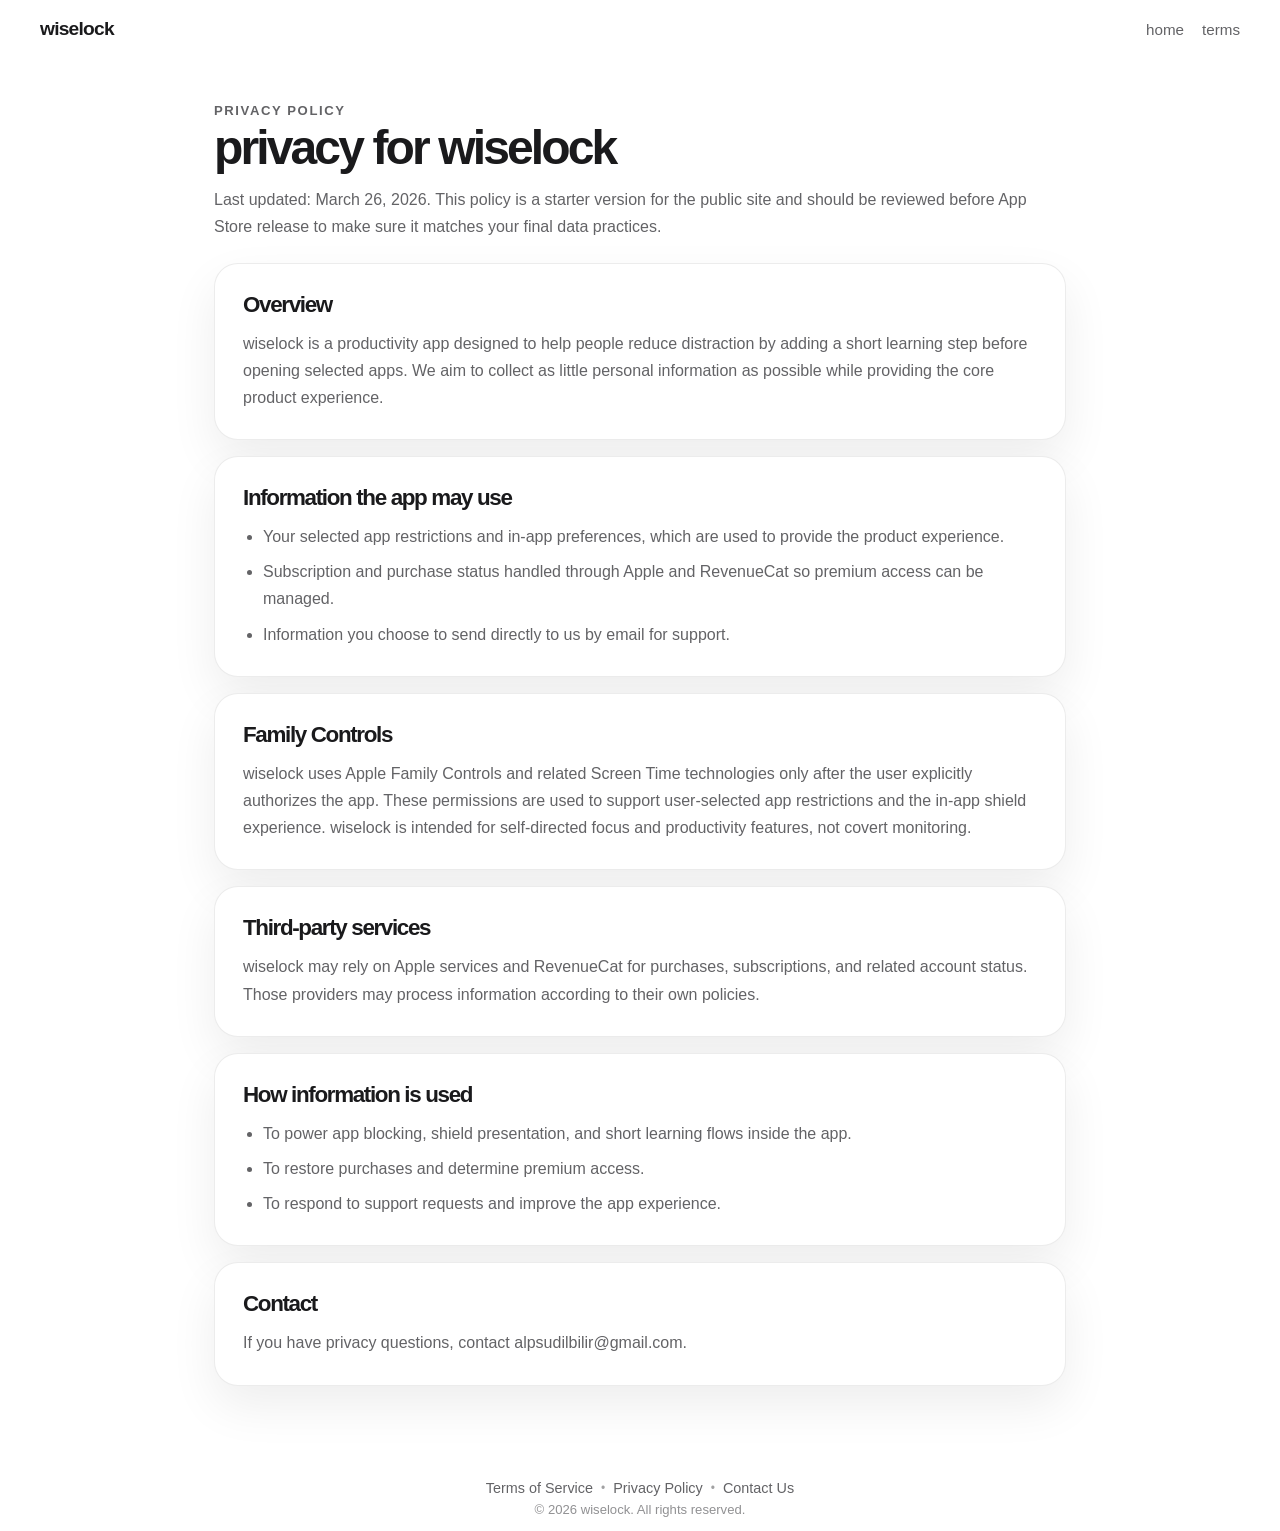
<file: privacy/index.html>
<!DOCTYPE html>
<html lang="en">
<head>
  <meta charset="UTF-8">
  <meta name="viewport" content="width=device-width, initial-scale=1.0">
  <title>wiselock privacy</title>
  <meta name="description" content="Privacy policy for wiselock.">
  <link rel="icon" type="image/png" sizes="32x32" href="/favicon-32.png">
  <link rel="icon" type="image/png" sizes="180x180" href="/favicon.png">
  <link rel="apple-touch-icon" href="/favicon.png">
  <link rel="stylesheet" href="/styles.css">
</head>
<body>
  <div class="site-shell">
    <header class="site-header">
      <a class="brand" href="/">wiselock</a>
      <nav class="site-nav" aria-label="Primary">
        <a href="/">home</a>
        <a href="/terms/">terms</a>
      </nav>
    </header>

    <main class="legal-shell">
      <div class="legal-header">
        <p class="eyebrow">privacy policy</p>
        <h1>privacy for wiselock</h1>
        <p>
          Last updated: March 26, 2026. This policy is a starter version for the public site and should
          be reviewed before App Store release to make sure it matches your final data practices.
        </p>
      </div>

      <section class="legal-card">
        <h2>Overview</h2>
        <p class="legal-copy">
          wiselock is a productivity app designed to help people reduce distraction by adding a short
          learning step before opening selected apps. We aim to collect as little personal information
          as possible while providing the core product experience.
        </p>
      </section>

      <section class="legal-card">
        <h2>Information the app may use</h2>
        <ul class="legal-list">
          <li>Your selected app restrictions and in-app preferences, which are used to provide the product experience.</li>
          <li>Subscription and purchase status handled through Apple and RevenueCat so premium access can be managed.</li>
          <li>Information you choose to send directly to us by email for support.</li>
        </ul>
      </section>

      <section class="legal-card">
        <h2>Family Controls</h2>
        <p class="legal-copy">
          wiselock uses Apple Family Controls and related Screen Time technologies only after the user
          explicitly authorizes the app. These permissions are used to support user-selected app
          restrictions and the in-app shield experience. wiselock is intended for self-directed focus
          and productivity features, not covert monitoring.
        </p>
      </section>

      <section class="legal-card">
        <h2>Third-party services</h2>
        <p class="legal-copy">
          wiselock may rely on Apple services and RevenueCat for purchases, subscriptions, and related
          account status. Those providers may process information according to their own policies.
        </p>
      </section>

      <section class="legal-card">
        <h2>How information is used</h2>
        <ul class="legal-list">
          <li>To power app blocking, shield presentation, and short learning flows inside the app.</li>
          <li>To restore purchases and determine premium access.</li>
          <li>To respond to support requests and improve the app experience.</li>
        </ul>
      </section>

      <section class="legal-card">
        <h2>Contact</h2>
        <p class="legal-copy">
          If you have privacy questions, contact
          <a href="mailto:alpsudilbilir@gmail.com">alpsudilbilir@gmail.com</a>.
        </p>
      </section>
    </main>

    <footer class="site-footer site-footer--centered">
      <div class="footer-inner">
        <nav class="footer-links" aria-label="Footer">
          <a href="/terms/">Terms of Service</a>
          <span class="footer-dot">•</span>
          <a href="/privacy/">Privacy Policy</a>
          <span class="footer-dot">•</span>
          <a href="mailto:alpsudilbilir@gmail.com?subject=wiselock%20support">Contact Us</a>
        </nav>
        <p class="footer-legal">© 2026 wiselock. All rights reserved.</p>
      </div>
    </footer>
  </div>
</body>
</html>
</file>
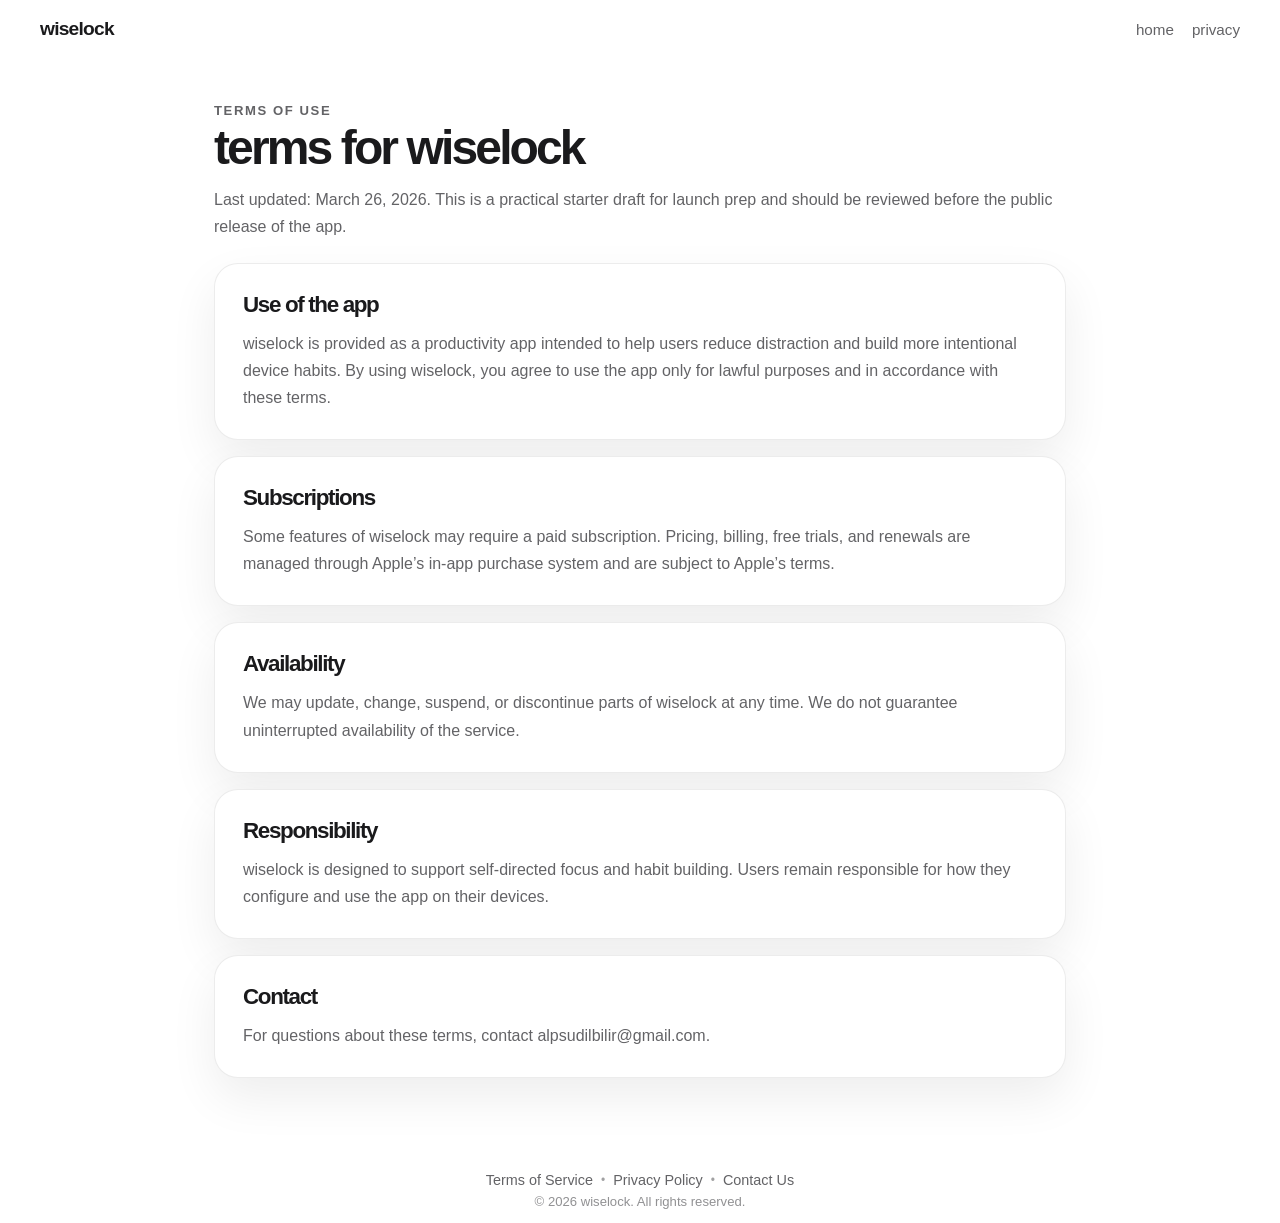
<file: terms/index.html>
<!DOCTYPE html>
<html lang="en">
<head>
  <meta charset="UTF-8">
  <meta name="viewport" content="width=device-width, initial-scale=1.0">
  <title>wiselock terms</title>
  <meta name="description" content="Terms of use for wiselock.">
  <link rel="icon" type="image/png" sizes="32x32" href="/favicon-32.png">
  <link rel="icon" type="image/png" sizes="180x180" href="/favicon.png">
  <link rel="apple-touch-icon" href="/favicon.png">
  <link rel="stylesheet" href="/styles.css">
</head>
<body>
  <div class="site-shell">
    <header class="site-header">
      <a class="brand" href="/">wiselock</a>
      <nav class="site-nav" aria-label="Primary">
        <a href="/">home</a>
        <a href="/privacy/">privacy</a>
      </nav>
    </header>

    <main class="legal-shell">
      <div class="legal-header">
        <p class="eyebrow">terms of use</p>
        <h1>terms for wiselock</h1>
        <p>
          Last updated: March 26, 2026. This is a practical starter draft for launch prep and should be
          reviewed before the public release of the app.
        </p>
      </div>

      <section class="legal-card">
        <h2>Use of the app</h2>
        <p class="legal-copy">
          wiselock is provided as a productivity app intended to help users reduce distraction and build
          more intentional device habits. By using wiselock, you agree to use the app only for lawful
          purposes and in accordance with these terms.
        </p>
      </section>

      <section class="legal-card">
        <h2>Subscriptions</h2>
        <p class="legal-copy">
          Some features of wiselock may require a paid subscription. Pricing, billing, free trials, and
          renewals are managed through Apple’s in-app purchase system and are subject to Apple’s terms.
        </p>
      </section>

      <section class="legal-card">
        <h2>Availability</h2>
        <p class="legal-copy">
          We may update, change, suspend, or discontinue parts of wiselock at any time. We do not
          guarantee uninterrupted availability of the service.
        </p>
      </section>

      <section class="legal-card">
        <h2>Responsibility</h2>
        <p class="legal-copy">
          wiselock is designed to support self-directed focus and habit building. Users remain
          responsible for how they configure and use the app on their devices.
        </p>
      </section>

      <section class="legal-card">
        <h2>Contact</h2>
        <p class="legal-copy">
          For questions about these terms, contact
          <a href="mailto:alpsudilbilir@gmail.com">alpsudilbilir@gmail.com</a>.
        </p>
      </section>
    </main>

    <footer class="site-footer site-footer--centered">
      <div class="footer-inner">
        <nav class="footer-links" aria-label="Footer">
          <a href="/terms/">Terms of Service</a>
          <span class="footer-dot">•</span>
          <a href="/privacy/">Privacy Policy</a>
          <span class="footer-dot">•</span>
          <a href="mailto:alpsudilbilir@gmail.com?subject=wiselock%20support">Contact Us</a>
        </nav>
        <p class="footer-legal">© 2026 wiselock. All rights reserved.</p>
      </div>
    </footer>
  </div>
</body>
</html>
</file>
<file: styles.css>
:root {
  --accent: #ff5757;
  --accent-soft: rgba(255, 87, 87, 0.12);
  --text: #1a1a1c;
  --muted: #636366;
  --border: rgba(20, 20, 20, 0.08);
  --surface: #ffffff;
  --page: #ffffff;
  --shadow: 0 20px 48px rgba(20, 20, 20, 0.07);
  --radius-lg: 24px;
  --font-rounded: "SF Pro Rounded", "SF Pro Display", "SF Pro Text", ui-rounded, -apple-system, BlinkMacSystemFont, "Segoe UI", sans-serif;
}

* {
  box-sizing: border-box;
}

html, body {
  margin: 0;
}

html.page-home, .page-home body {
  height: 100%;
  overflow: hidden;
}

body {
  font-family: var(--font-rounded);
  color: var(--text);
  background: var(--page);
}

a {
  color: inherit;
  text-decoration: none;
}

/* ── shell ── */

.site-shell {
  width: min(1200px, calc(100% - 40px));
  margin: 0 auto;
  display: flex;
  flex-direction: column;
}

.site-shell--home {
  height: 100vh;
}


/* ── header / navbar ── */

.site-header {
  display: flex;
  align-items: center;
  justify-content: space-between;
  padding: 18px 0 0;
  flex-shrink: 0;
}

.brand {
  display: inline-flex;
  align-items: center;
  gap: 10px;
  font-size: 1.2rem;
  font-weight: 700;
  letter-spacing: -0.04em;
}

.brand-icon {
  display: block;
  width: 40px;
  height: 40px;
  border-radius: 10px;
  box-shadow: 0 2px 8px rgba(20, 20, 20, 0.08);
}

.brand-lock {
  color: var(--accent);
}

.brand:hover {
  color: var(--accent);
}

/* ── hero / main area ── */

.site-shell--home main {
  flex: 1;
  display: flex;
  align-items: center;
  min-height: 0;
}

.hero-main {
  display: grid;
  grid-template-columns: 1.1fr 0.9fr;
  gap: 16px;
  align-items: center;
  width: 100%;
}

.hero-copy {
  min-width: 0;
  text-align: center;
}

.hero-lead {
  position: relative;
  margin: 0;
  color: var(--text);
  font-size: clamp(2.2rem, 4.8vw, 3.4rem);
  font-weight: 600;
  letter-spacing: -0.04em;
  line-height: 1.22;
  min-height: 3em;
}

.hero-lead-highlight {
  color: var(--accent);
  font-weight: 700;
}

.hero-actions {
  margin-top: 36px;
  display: flex;
  justify-content: center;
}

.app-store-badge-link {
  display: inline-block;
  line-height: 0;
  transition: transform 160ms ease, opacity 160ms ease;
}

.app-store-badge-link:hover {
  transform: translateY(-2px);
  opacity: 0.92;
}

.app-store-badge-img {
  display: block;
  width: auto;
  height: 72px;
}

/* ── phone screenshot ── */

.hero-device-shot {
  margin: 0;
  justify-self: end;
  align-self: center;
  max-width: min(320px, 100%);
  border-radius: 50px;
  overflow: hidden;
  line-height: 0;
  filter: drop-shadow(0 22px 40px rgba(20, 20, 20, 0.14));
}

.hero-screenshot {
  display: block;
  width: 100%;
  height: auto;
  border-radius: 50px;
}

/* ── sr-only ── */

.sr-only {
  position: absolute;
  width: 1px;
  height: 1px;
  padding: 0;
  margin: -1px;
  overflow: hidden;
  clip: rect(0, 0, 0, 0);
  white-space: nowrap;
  border: 0;
}

/* ── typewriter ── */

.hero-typewriter {
  position: relative;
}

.typewriter-cursor {
  display: inline-block;
  margin-left: 3px;
  width: 2px;
  height: 0.72em;
  vertical-align: -0.08em;
  border-radius: 1px;
  background: var(--accent);
  animation: typewriter-cursor-blink 0.75s step-end infinite;
}

.typewriter-cursor--done {
  opacity: 0;
  width: 0;
  margin: 0;
  animation: none;
}

@keyframes typewriter-cursor-blink {
  50% {
    opacity: 0;
  }
}

@media (prefers-reduced-motion: reduce) {
  .typewriter-cursor {
    animation: none;
  }

  .typewriter-cursor--done {
    opacity: 0;
    width: 0;
    margin: 0;
  }
}

/* ── footer ── */

.site-footer {
  padding: 14px 0;
  flex-shrink: 0;
}

.site-footer--centered {
  display: flex;
  flex-direction: column;
  align-items: center;
  text-align: center;
}

.footer-inner {
  display: flex;
  flex-direction: column;
  align-items: center;
  gap: 6px;
}

.footer-links {
  display: flex;
  align-items: center;
  gap: 8px;
  flex-wrap: wrap;
  justify-content: center;
}

.footer-links a {
  color: var(--muted);
  font-size: 0.9rem;
}

.footer-links a:hover {
  color: var(--accent);
}

.footer-dot {
  color: var(--muted);
  font-size: 0.75rem;
  opacity: 0.6;
}

.footer-legal {
  margin: 0;
  font-size: 0.82rem;
  color: var(--muted);
  opacity: 0.7;
}

/* ── legal pages ── */

.site-nav {
  display: flex;
  align-items: center;
  gap: 18px;
}

.site-nav a {
  color: var(--muted);
  font-size: 0.95rem;
}

.site-nav a:hover {
  color: var(--accent);
}

.legal-copy,
.legal-list {
  margin: 0;
  color: var(--muted);
  line-height: 1.7;
}

.legal-shell {
  padding: 48px 4px 0;
  max-width: 860px;
  margin: 0 auto;
}

.eyebrow {
  margin: 0 0 12px;
  color: var(--accent);
  font-size: 0.82rem;
  font-weight: 700;
  letter-spacing: 0.12em;
  text-transform: uppercase;
}

.legal-shell h1,
.legal-shell h2 {
  margin: 0;
  letter-spacing: -0.06em;
}

.legal-header {
  margin-bottom: 22px;
}

.legal-header p {
  margin: 12px 0 0;
  color: var(--muted);
  line-height: 1.7;
}

.legal-card {
  border: 1px solid var(--border);
  background: var(--surface);
  box-shadow: var(--shadow);
  margin-bottom: 16px;
  padding: 28px;
  border-radius: var(--radius-lg);
}

.legal-shell h1 {
  font-size: clamp(2rem, 4vw, 3rem);
  line-height: 1.08;
}

.legal-card h2 {
  font-size: 1.4rem;
  margin: 0;
  letter-spacing: -0.06em;
}

.legal-card > * + * {
  margin-top: 12px;
}

.legal-list {
  padding-left: 20px;
}

.legal-list li + li {
  margin-top: 8px;
}

.site-shell:not(.site-shell--home) .site-footer {
  margin-top: 64px;
}

.brand-footer {
  color: var(--muted);
}

/* ── responsive ── */

.mobile-spacer {
  display: none;
}

@media (max-width: 900px) {
  .mobile-spacer {
    display: block;
    height: 60px;
    flex-shrink: 0;
  }

  .site-header {
    padding-bottom: 0;
  }

  .site-shell--home main {
    padding-top: 0;
    align-items: flex-start;
  }

  .hero-main {
    grid-template-columns: 1fr;
    gap: 32px;
  }

  .hero-device-shot {
    justify-self: center;
    max-width: min(260px, 70vw);
    order: 1;
  }

  .hero-copy {
    order: 0;
  }

  .hero-lead {
    font-size: clamp(1.8rem, 6vw, 2.6rem);
    min-height: auto;
  }

  html.page-home, .page-home body {
    overflow: auto;
    height: auto;
  }

  .site-shell--home {
    height: auto;
    min-height: 100vh;
  }
}

@media (max-width: 720px) {
  .site-shell {
    width: min(100% - 24px, 1200px);
  }

  .mobile-spacer {
    height: 70px;
  }

  .footer-links,
  .hero-actions {
    flex-wrap: wrap;
  }

  .app-store-badge-img {
    height: 60px;
  }

  .legal-card {
    border-radius: 22px;
  }
}
</file>
